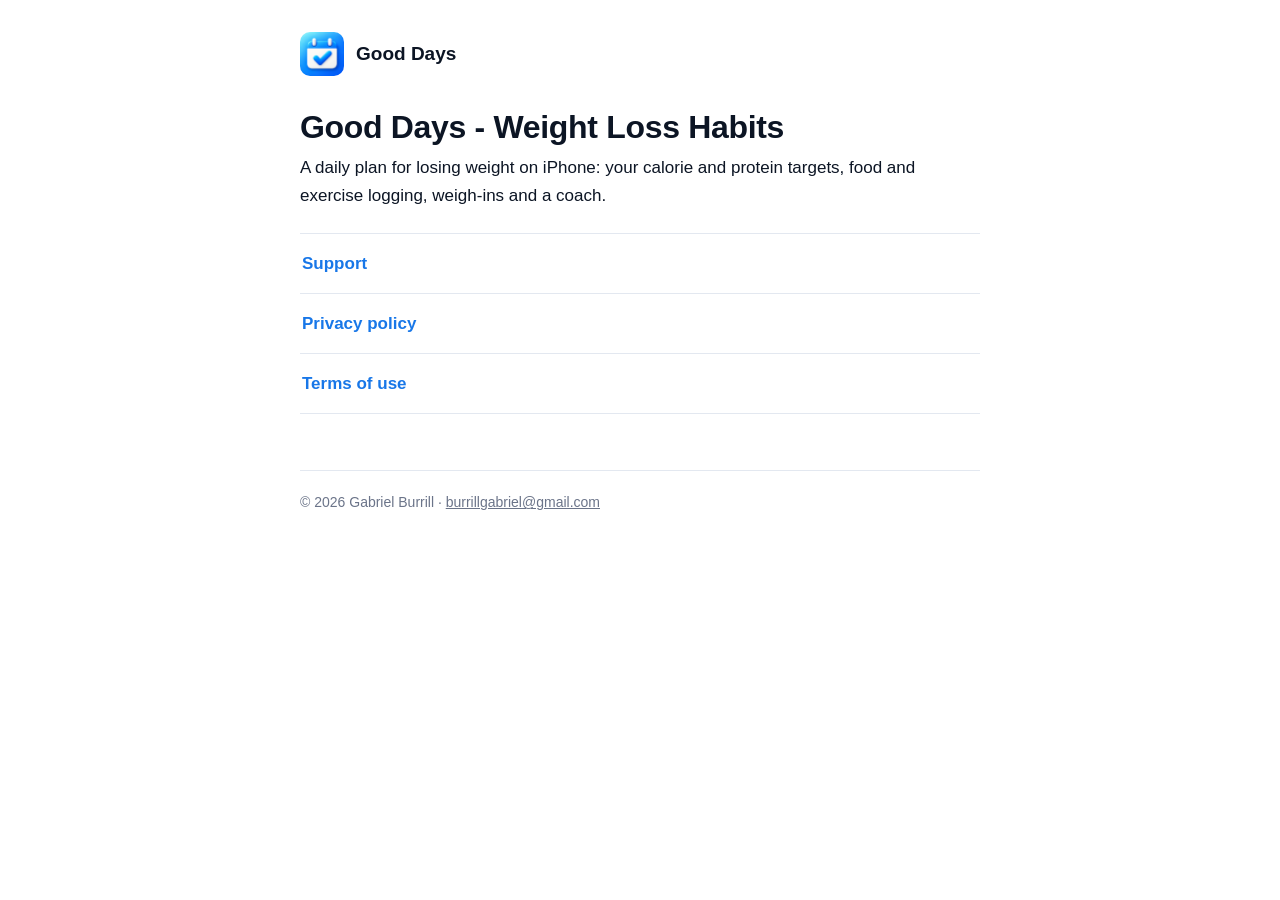
<file: index.html>
<!doctype html>
<html lang="en-GB">
<head>
  <meta charset="utf-8">
  <meta name="viewport" content="width=device-width, initial-scale=1">
  <title>Good Days</title>
  <meta name="description" content="Good Days - Weight Loss Habits for iPhone: terms, privacy and support.">
  <link rel="icon" href="icon.png">
  <link rel="stylesheet" href="style.css">
</head>
<body>
<main>
  <header class="site">
    <img src="icon.png" alt="">
    <a href="./">Good Days</a>
  </header>

  <h1>Good Days - Weight Loss Habits</h1>
  <p>A daily plan for losing weight on iPhone: your calorie and protein targets, food and exercise logging, weigh-ins and a coach.</p>

  <ul class="links">
    <li><a href="support/">Support</a></li>
    <li><a href="privacy/">Privacy policy</a></li>
    <li><a href="terms/">Terms of use</a></li>
  </ul>

  <footer>
    &copy; 2026 Gabriel Burrill &middot; <a href="mailto:burrillgabriel@gmail.com">burrillgabriel@gmail.com</a>
  </footer>
</main>
</body>
</html>
</file>
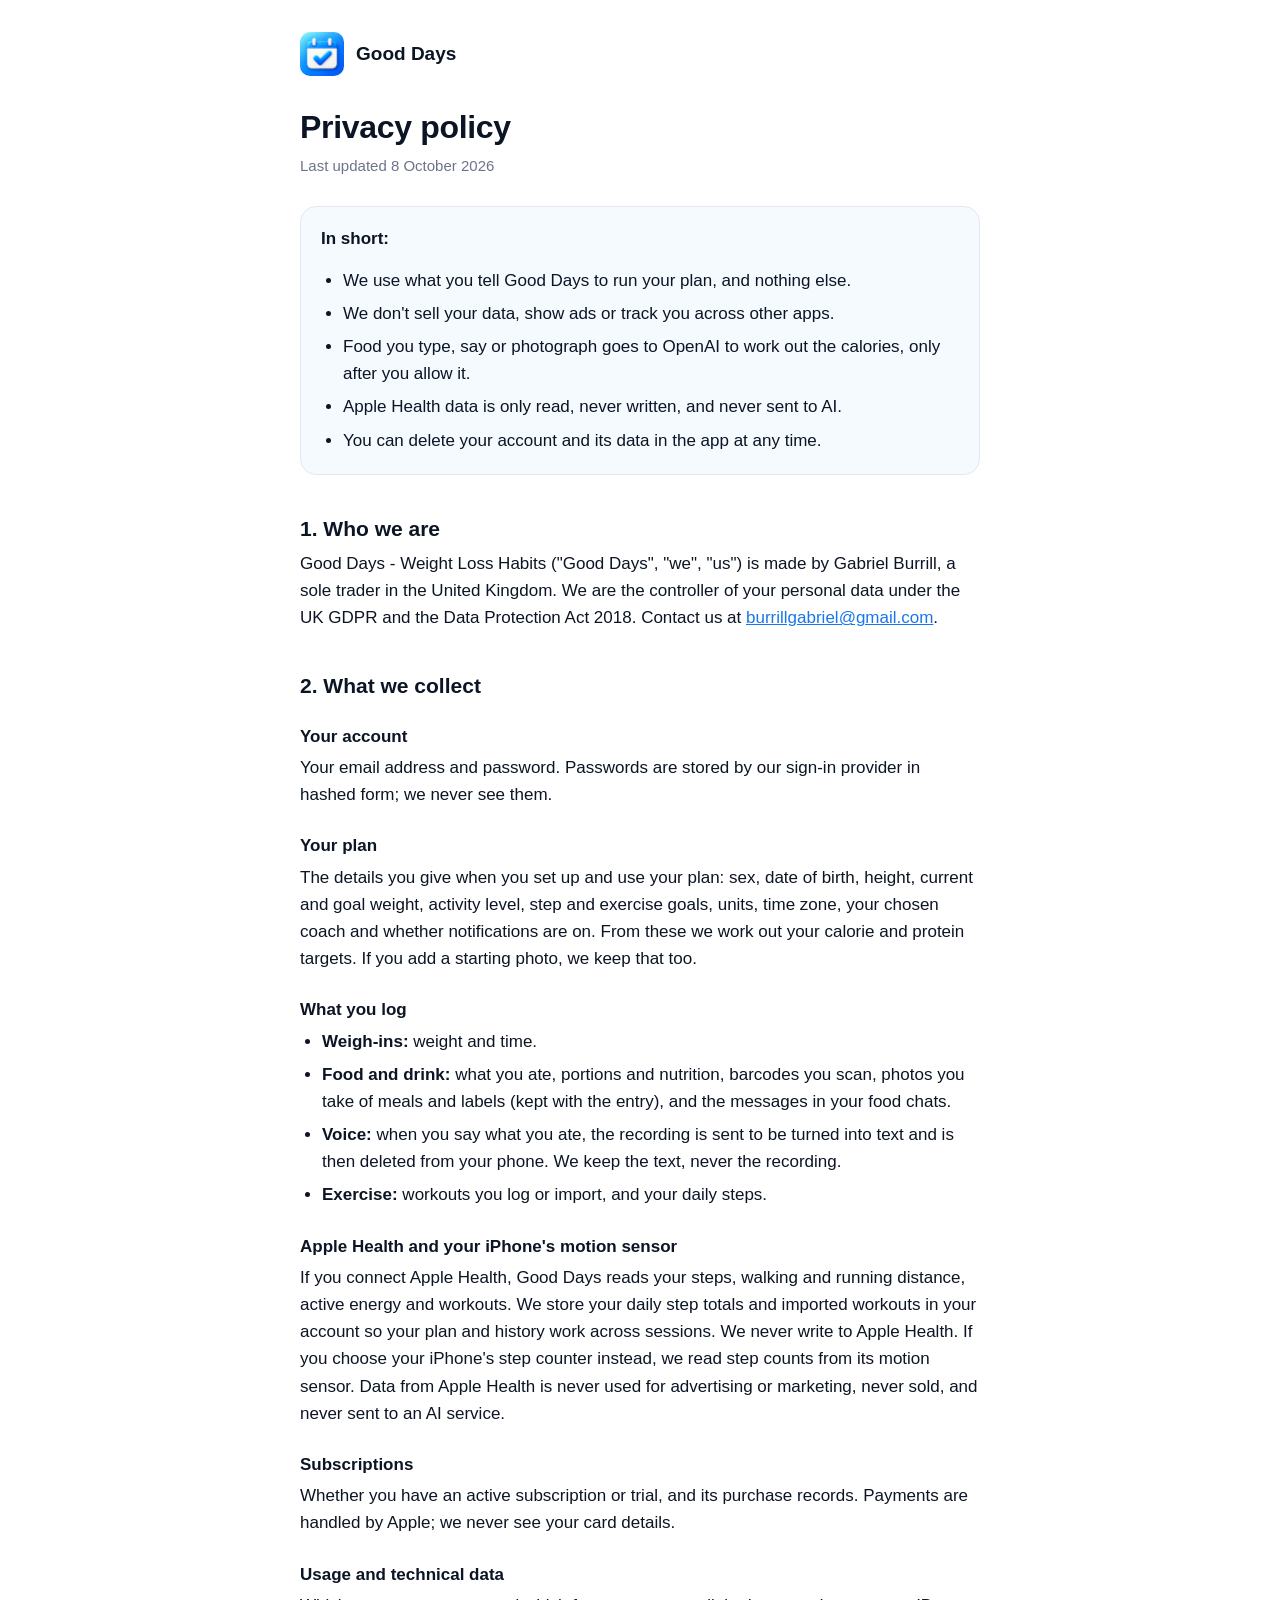
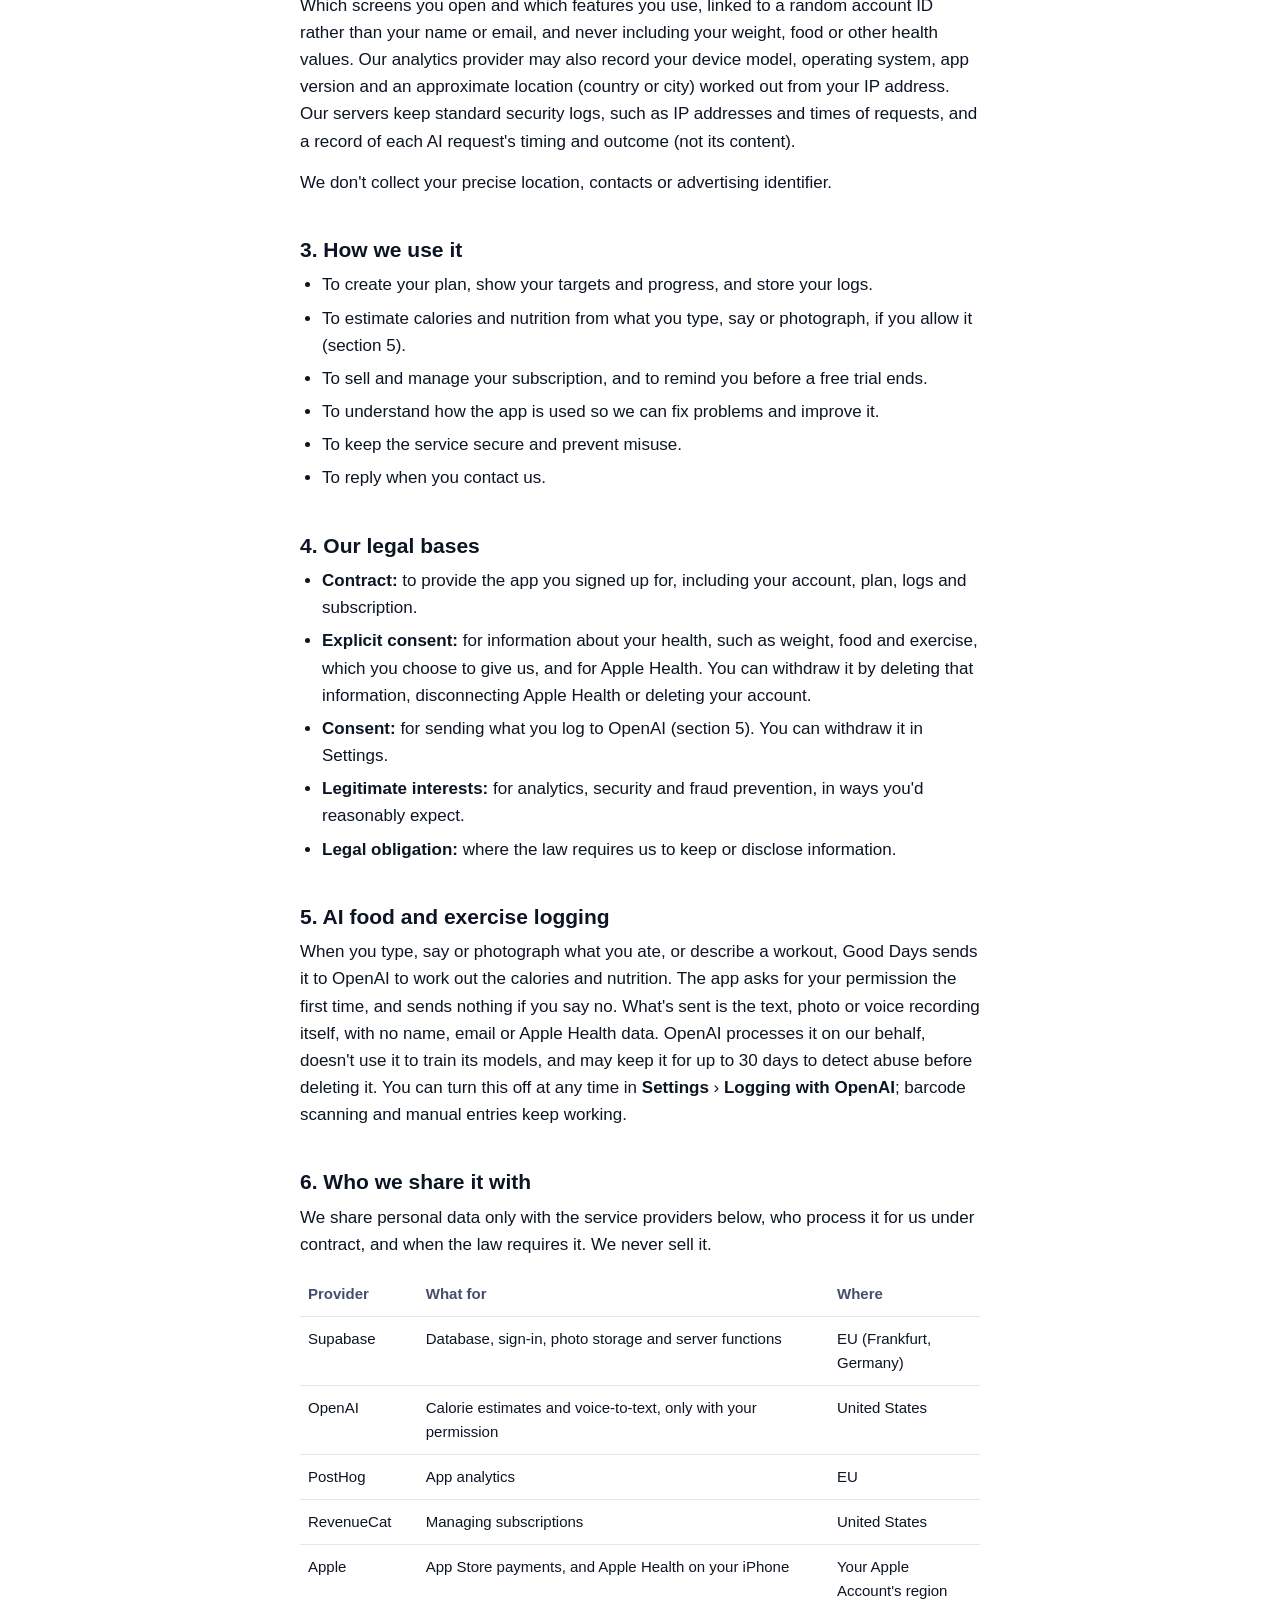
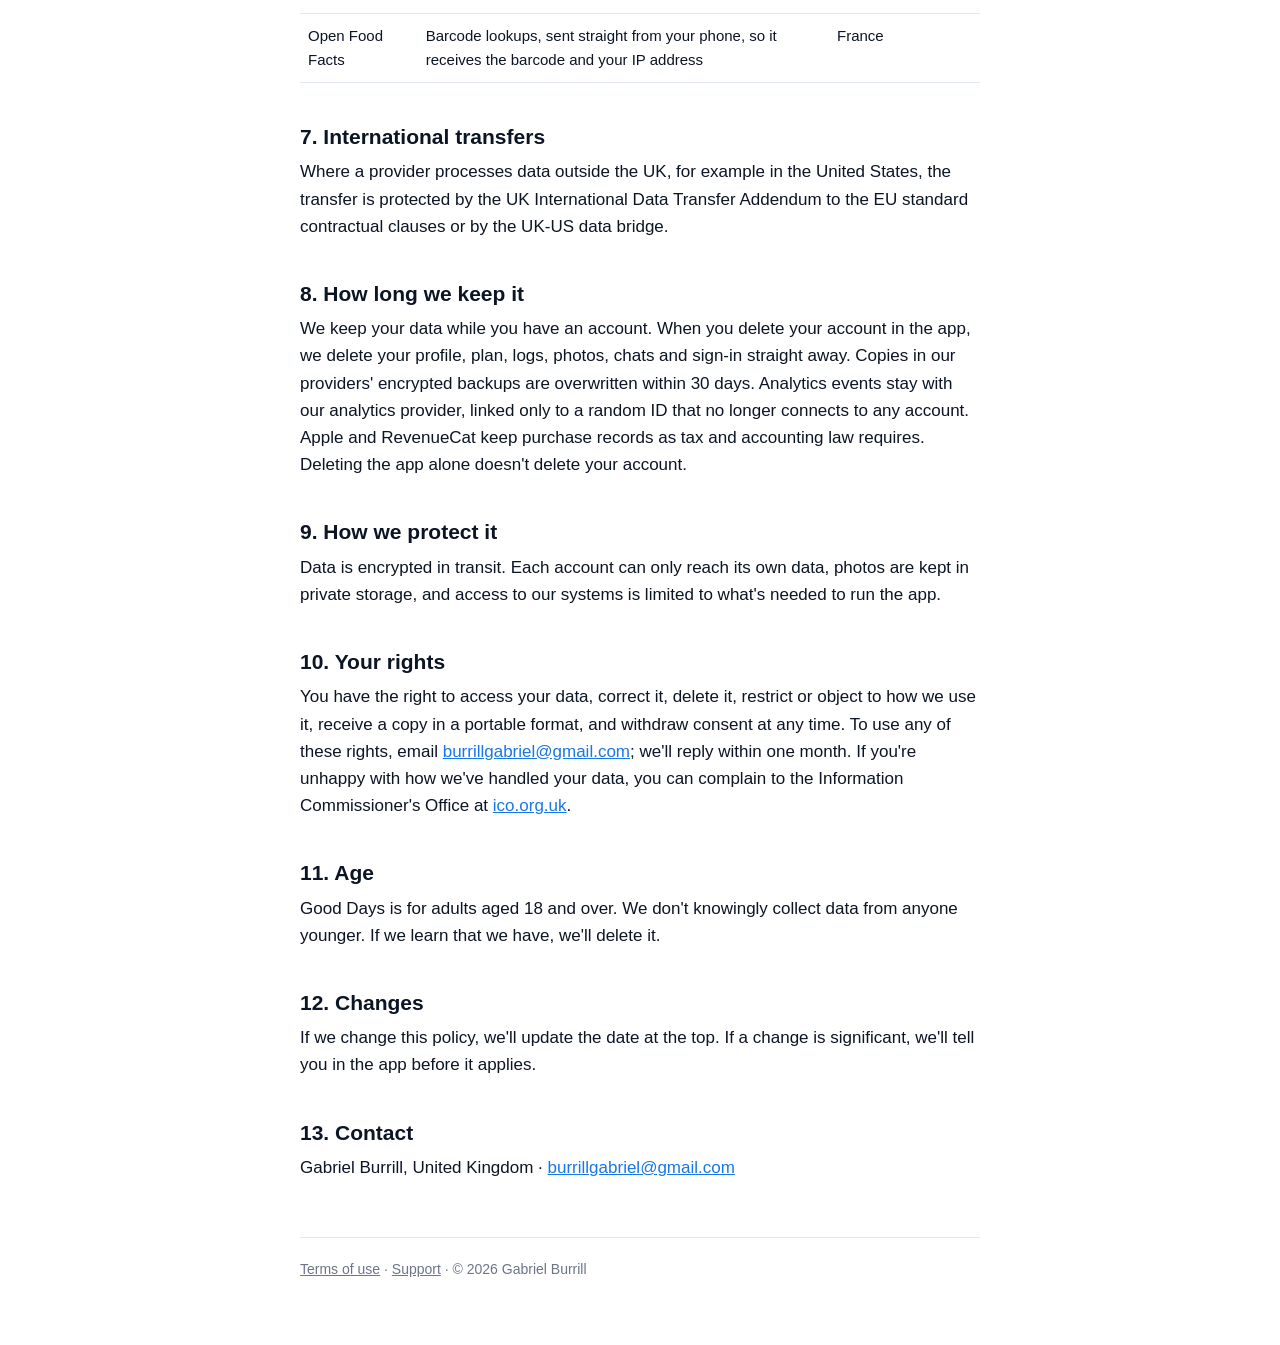
<file: privacy/index.html>
<!doctype html>
<html lang="en-GB">
<head>
  <meta charset="utf-8">
  <meta name="viewport" content="width=device-width, initial-scale=1">
  <title>Privacy policy · Good Days</title>
  <meta name="description" content="How Good Days - Weight Loss Habits collects, uses and protects your information.">
  <link rel="icon" href="../icon.png">
  <link rel="stylesheet" href="../style.css">
</head>
<body>
<main>
  <header class="site">
    <img src="../icon.png" alt="">
    <a href="../">Good Days</a>
  </header>

  <h1>Privacy policy</h1>
  <p class="updated">Last updated 8 October 2026</p>

  <div class="summary">
    <p><strong>In short:</strong></p>
    <ul>
      <li>We use what you tell Good Days to run your plan, and nothing else.</li>
      <li>We don't sell your data, show ads or track you across other apps.</li>
      <li>Food you type, say or photograph goes to OpenAI to work out the calories, only after you allow it.</li>
      <li>Apple Health data is only read, never written, and never sent to AI.</li>
      <li>You can delete your account and its data in the app at any time.</li>
    </ul>
  </div>

  <h2>1. Who we are</h2>
  <p>Good Days - Weight Loss Habits ("Good Days", "we", "us") is made by Gabriel Burrill, a sole trader in the United Kingdom. We are the controller of your personal data under the UK GDPR and the Data Protection Act 2018. Contact us at <a href="mailto:burrillgabriel@gmail.com">burrillgabriel@gmail.com</a>.</p>

  <h2>2. What we collect</h2>
  <h3>Your account</h3>
  <p>Your email address and password. Passwords are stored by our sign-in provider in hashed form; we never see them.</p>
  <h3>Your plan</h3>
  <p>The details you give when you set up and use your plan: sex, date of birth, height, current and goal weight, activity level, step and exercise goals, units, time zone, your chosen coach and whether notifications are on. From these we work out your calorie and protein targets. If you add a starting photo, we keep that too.</p>
  <h3>What you log</h3>
  <ul>
    <li><strong>Weigh-ins:</strong> weight and time.</li>
    <li><strong>Food and drink:</strong> what you ate, portions and nutrition, barcodes you scan, photos you take of meals and labels (kept with the entry), and the messages in your food chats.</li>
    <li><strong>Voice:</strong> when you say what you ate, the recording is sent to be turned into text and is then deleted from your phone. We keep the text, never the recording.</li>
    <li><strong>Exercise:</strong> workouts you log or import, and your daily steps.</li>
  </ul>
  <h3>Apple Health and your iPhone's motion sensor</h3>
  <p>If you connect Apple Health, Good Days reads your steps, walking and running distance, active energy and workouts. We store your daily step totals and imported workouts in your account so your plan and history work across sessions. We never write to Apple Health. If you choose your iPhone's step counter instead, we read step counts from its motion sensor. Data from Apple Health is never used for advertising or marketing, never sold, and never sent to an AI service.</p>
  <h3>Subscriptions</h3>
  <p>Whether you have an active subscription or trial, and its purchase records. Payments are handled by Apple; we never see your card details.</p>
  <h3>Usage and technical data</h3>
  <p>Which screens you open and which features you use, linked to a random account ID rather than your name or email, and never including your weight, food or other health values. Our analytics provider may also record your device model, operating system, app version and an approximate location (country or city) worked out from your IP address. Our servers keep standard security logs, such as IP addresses and times of requests, and a record of each AI request's timing and outcome (not its content).</p>
  <p>We don't collect your precise location, contacts or advertising identifier.</p>

  <h2>3. How we use it</h2>
  <ul>
    <li>To create your plan, show your targets and progress, and store your logs.</li>
    <li>To estimate calories and nutrition from what you type, say or photograph, if you allow it (section 5).</li>
    <li>To sell and manage your subscription, and to remind you before a free trial ends.</li>
    <li>To understand how the app is used so we can fix problems and improve it.</li>
    <li>To keep the service secure and prevent misuse.</li>
    <li>To reply when you contact us.</li>
  </ul>

  <h2>4. Our legal bases</h2>
  <ul>
    <li><strong>Contract:</strong> to provide the app you signed up for, including your account, plan, logs and subscription.</li>
    <li><strong>Explicit consent:</strong> for information about your health, such as weight, food and exercise, which you choose to give us, and for Apple Health. You can withdraw it by deleting that information, disconnecting Apple Health or deleting your account.</li>
    <li><strong>Consent:</strong> for sending what you log to OpenAI (section 5). You can withdraw it in Settings.</li>
    <li><strong>Legitimate interests:</strong> for analytics, security and fraud prevention, in ways you'd reasonably expect.</li>
    <li><strong>Legal obligation:</strong> where the law requires us to keep or disclose information.</li>
  </ul>

  <h2>5. AI food and exercise logging</h2>
  <p>When you type, say or photograph what you ate, or describe a workout, Good Days sends it to OpenAI to work out the calories and nutrition. The app asks for your permission the first time, and sends nothing if you say no. What's sent is the text, photo or voice recording itself, with no name, email or Apple Health data. OpenAI processes it on our behalf, doesn't use it to train its models, and may keep it for up to 30 days to detect abuse before deleting it. You can turn this off at any time in <strong>Settings</strong> › <strong>Logging with OpenAI</strong>; barcode scanning and manual entries keep working.</p>

  <h2>6. Who we share it with</h2>
  <p>We share personal data only with the service providers below, who process it for us under contract, and when the law requires it. We never sell it.</p>
  <table>
    <thead><tr><th>Provider</th><th>What for</th><th>Where</th></tr></thead>
    <tbody>
      <tr><td>Supabase</td><td>Database, sign-in, photo storage and server functions</td><td>EU (Frankfurt, Germany)</td></tr>
      <tr><td>OpenAI</td><td>Calorie estimates and voice-to-text, only with your permission</td><td>United States</td></tr>
      <tr><td>PostHog</td><td>App analytics</td><td>EU</td></tr>
      <tr><td>RevenueCat</td><td>Managing subscriptions</td><td>United States</td></tr>
      <tr><td>Apple</td><td>App Store payments, and Apple Health on your iPhone</td><td>Your Apple Account's region</td></tr>
      <tr><td>Open Food Facts</td><td>Barcode lookups, sent straight from your phone, so it receives the barcode and your IP address</td><td>France</td></tr>
    </tbody>
  </table>

  <h2>7. International transfers</h2>
  <p>Where a provider processes data outside the UK, for example in the United States, the transfer is protected by the UK International Data Transfer Addendum to the EU standard contractual clauses or by the UK-US data bridge.</p>

  <h2>8. How long we keep it</h2>
  <p>We keep your data while you have an account. When you delete your account in the app, we delete your profile, plan, logs, photos, chats and sign-in straight away. Copies in our providers' encrypted backups are overwritten within 30 days. Analytics events stay with our analytics provider, linked only to a random ID that no longer connects to any account. Apple and RevenueCat keep purchase records as tax and accounting law requires. Deleting the app alone doesn't delete your account.</p>

  <h2>9. How we protect it</h2>
  <p>Data is encrypted in transit. Each account can only reach its own data, photos are kept in private storage, and access to our systems is limited to what's needed to run the app.</p>

  <h2>10. Your rights</h2>
  <p>You have the right to access your data, correct it, delete it, restrict or object to how we use it, receive a copy in a portable format, and withdraw consent at any time. To use any of these rights, email <a href="mailto:burrillgabriel@gmail.com">burrillgabriel@gmail.com</a>; we'll reply within one month. If you're unhappy with how we've handled your data, you can complain to the Information Commissioner's Office at <a href="https://ico.org.uk">ico.org.uk</a>.</p>

  <h2>11. Age</h2>
  <p>Good Days is for adults aged 18 and over. We don't knowingly collect data from anyone younger. If we learn that we have, we'll delete it.</p>

  <h2>12. Changes</h2>
  <p>If we change this policy, we'll update the date at the top. If a change is significant, we'll tell you in the app before it applies.</p>

  <h2>13. Contact</h2>
  <p>Gabriel Burrill, United Kingdom &middot; <a href="mailto:burrillgabriel@gmail.com">burrillgabriel@gmail.com</a></p>

  <footer>
    <a href="../terms/">Terms of use</a> &middot; <a href="../support/">Support</a> &middot; &copy; 2026 Gabriel Burrill
  </footer>
</main>
</body>
</html>
</file>
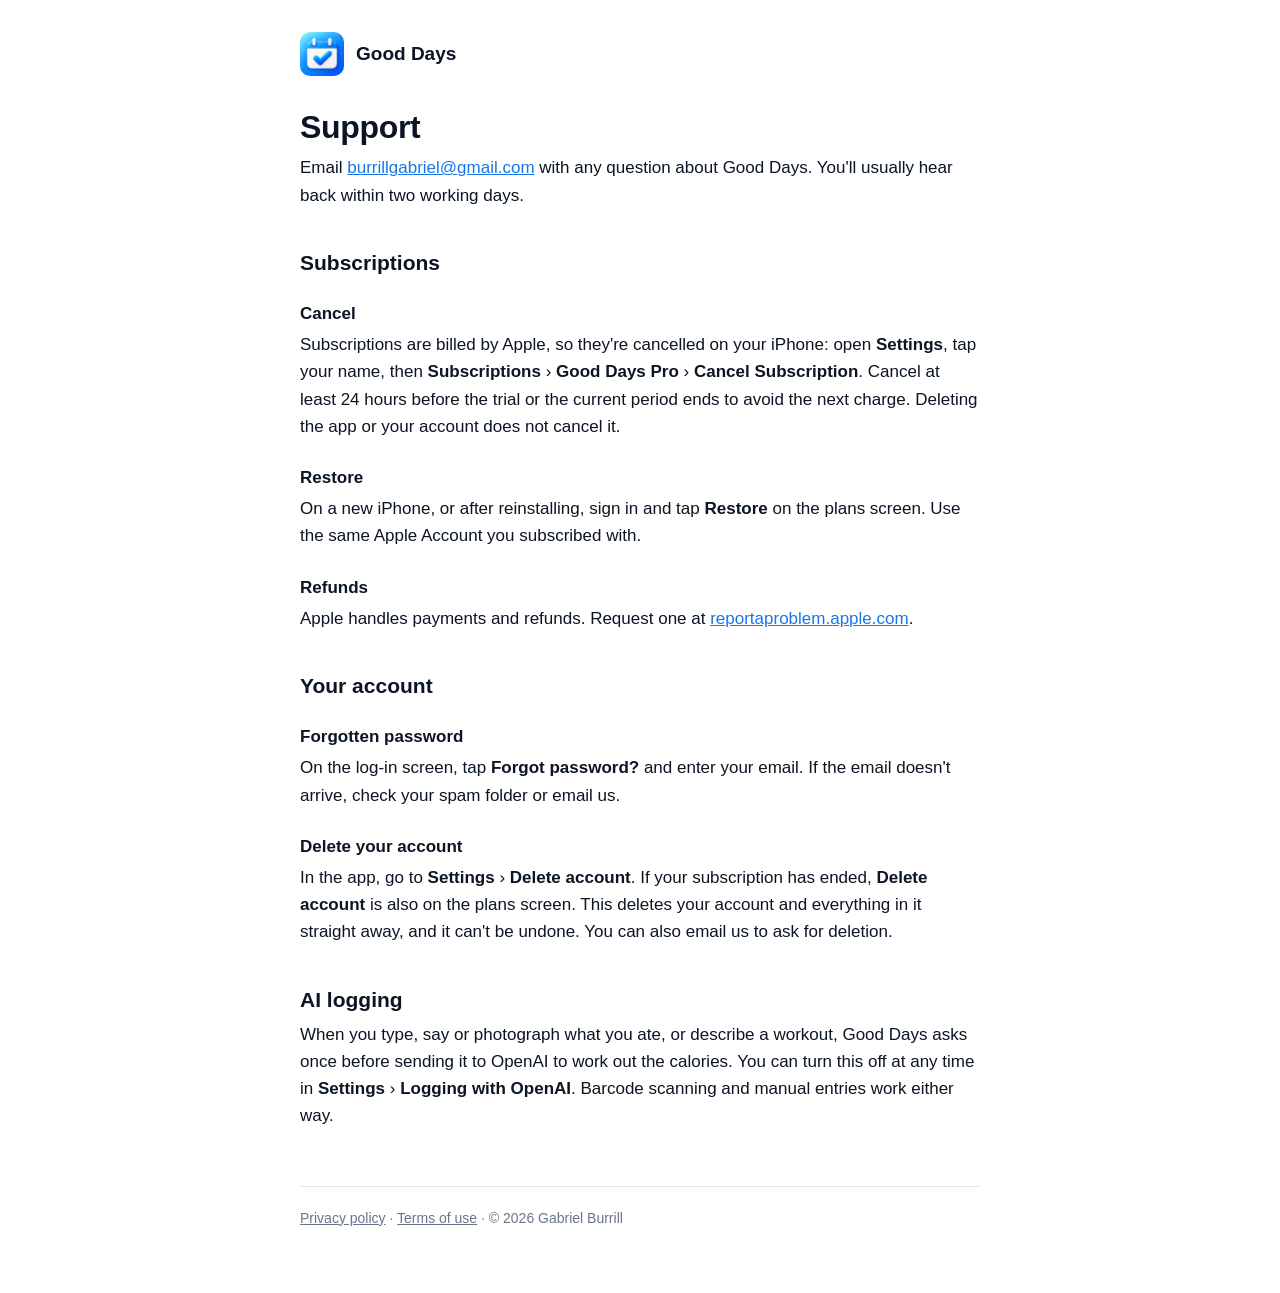
<file: support/index.html>
<!doctype html>
<html lang="en-GB">
<head>
  <meta charset="utf-8">
  <meta name="viewport" content="width=device-width, initial-scale=1">
  <title>Support · Good Days</title>
  <meta name="description" content="Help with Good Days - Weight Loss Habits: contact, subscriptions, passwords and deleting your account.">
  <link rel="icon" href="../icon.png">
  <link rel="stylesheet" href="../style.css">
</head>
<body>
<main>
  <header class="site">
    <img src="../icon.png" alt="">
    <a href="../">Good Days</a>
  </header>

  <h1>Support</h1>
  <p>Email <a href="mailto:burrillgabriel@gmail.com">burrillgabriel@gmail.com</a> with any question about Good Days. You'll usually hear back within two working days.</p>

  <h2>Subscriptions</h2>
  <h3>Cancel</h3>
  <p>Subscriptions are billed by Apple, so they're cancelled on your iPhone: open <strong>Settings</strong>, tap your name, then <strong>Subscriptions</strong> › <strong>Good Days Pro</strong> › <strong>Cancel Subscription</strong>. Cancel at least 24 hours before the trial or the current period ends to avoid the next charge. Deleting the app or your account does not cancel it.</p>
  <h3>Restore</h3>
  <p>On a new iPhone, or after reinstalling, sign in and tap <strong>Restore</strong> on the plans screen. Use the same Apple Account you subscribed with.</p>
  <h3>Refunds</h3>
  <p>Apple handles payments and refunds. Request one at <a href="https://reportaproblem.apple.com">reportaproblem.apple.com</a>.</p>

  <h2>Your account</h2>
  <h3>Forgotten password</h3>
  <p>On the log-in screen, tap <strong>Forgot password?</strong> and enter your email. If the email doesn't arrive, check your spam folder or email us.</p>
  <h3>Delete your account</h3>
  <p>In the app, go to <strong>Settings</strong> › <strong>Delete account</strong>. If your subscription has ended, <strong>Delete account</strong> is also on the plans screen. This deletes your account and everything in it straight away, and it can't be undone. You can also email us to ask for deletion.</p>

  <h2>AI logging</h2>
  <p>When you type, say or photograph what you ate, or describe a workout, Good Days asks once before sending it to OpenAI to work out the calories. You can turn this off at any time in <strong>Settings</strong> › <strong>Logging with OpenAI</strong>. Barcode scanning and manual entries work either way.</p>

  <footer>
    <a href="../privacy/">Privacy policy</a> &middot; <a href="../terms/">Terms of use</a> &middot; &copy; 2026 Gabriel Burrill
  </footer>
</main>
</body>
</html>
</file>
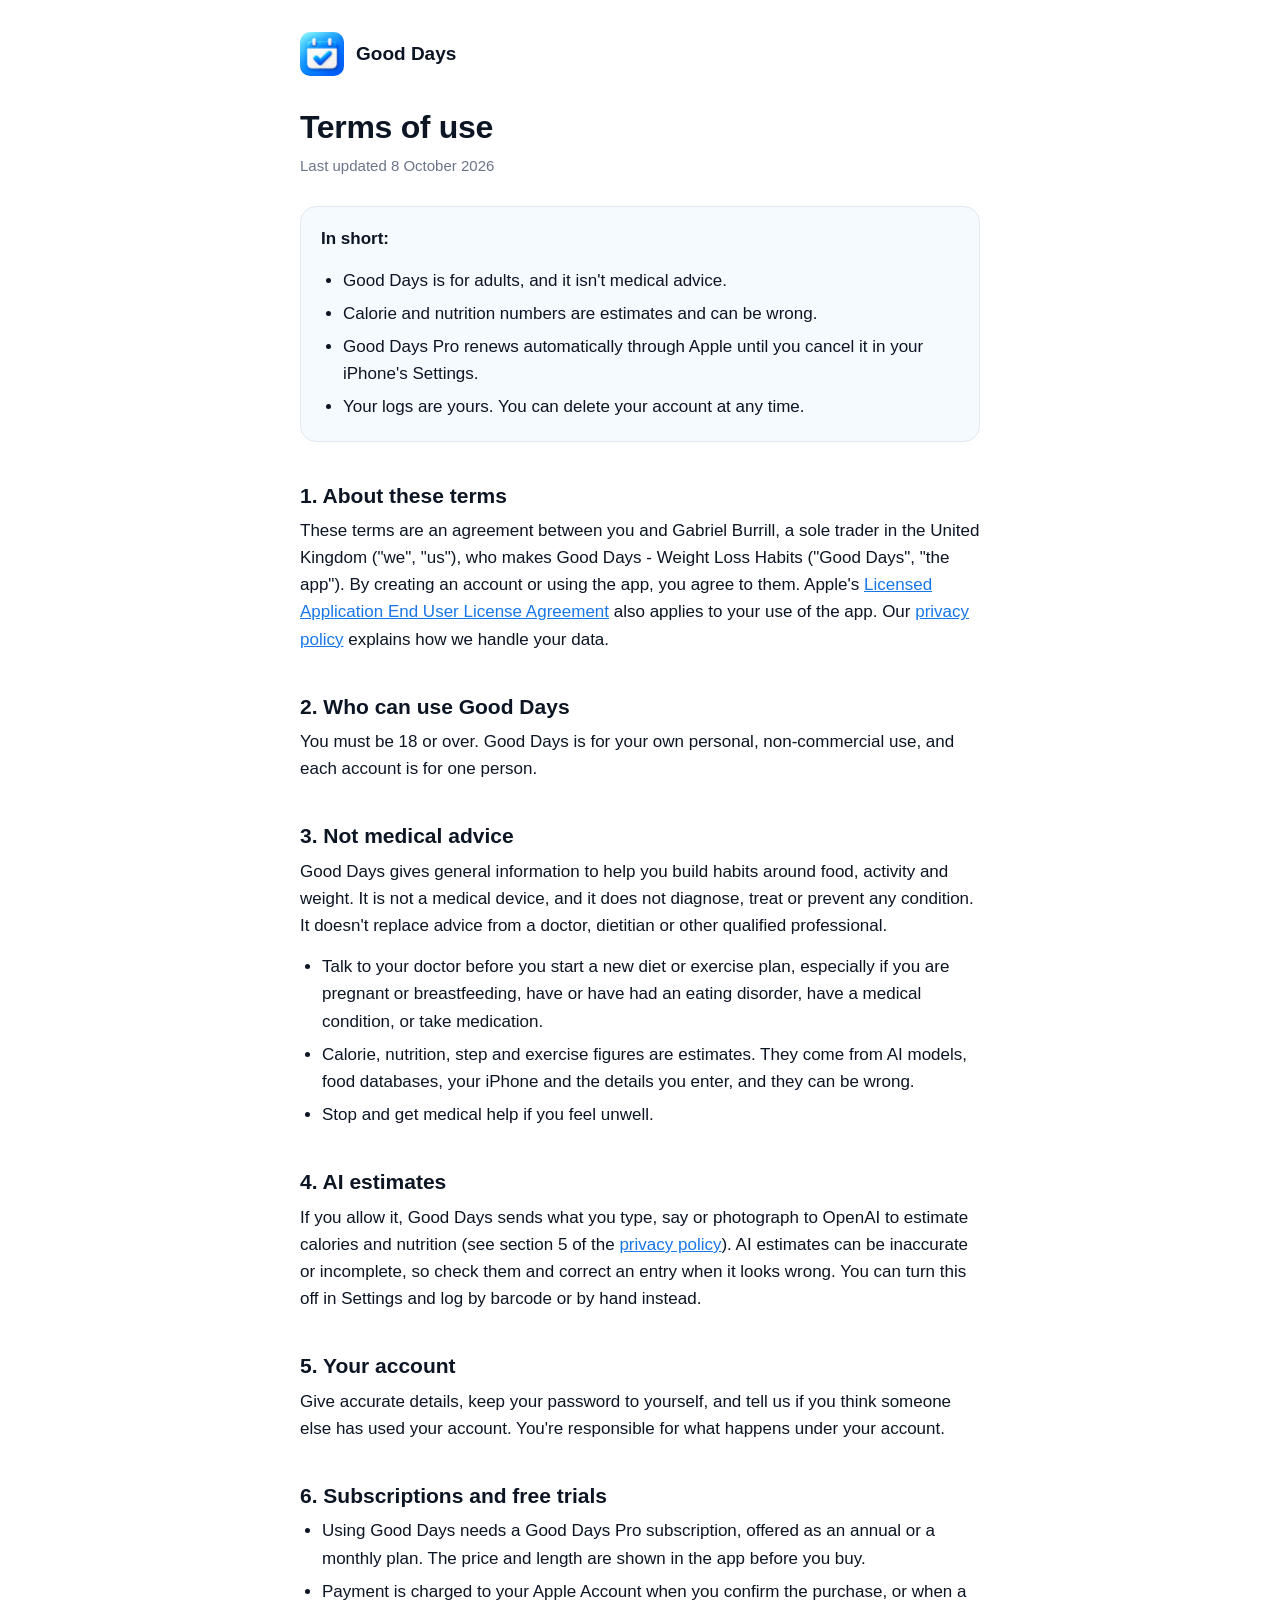
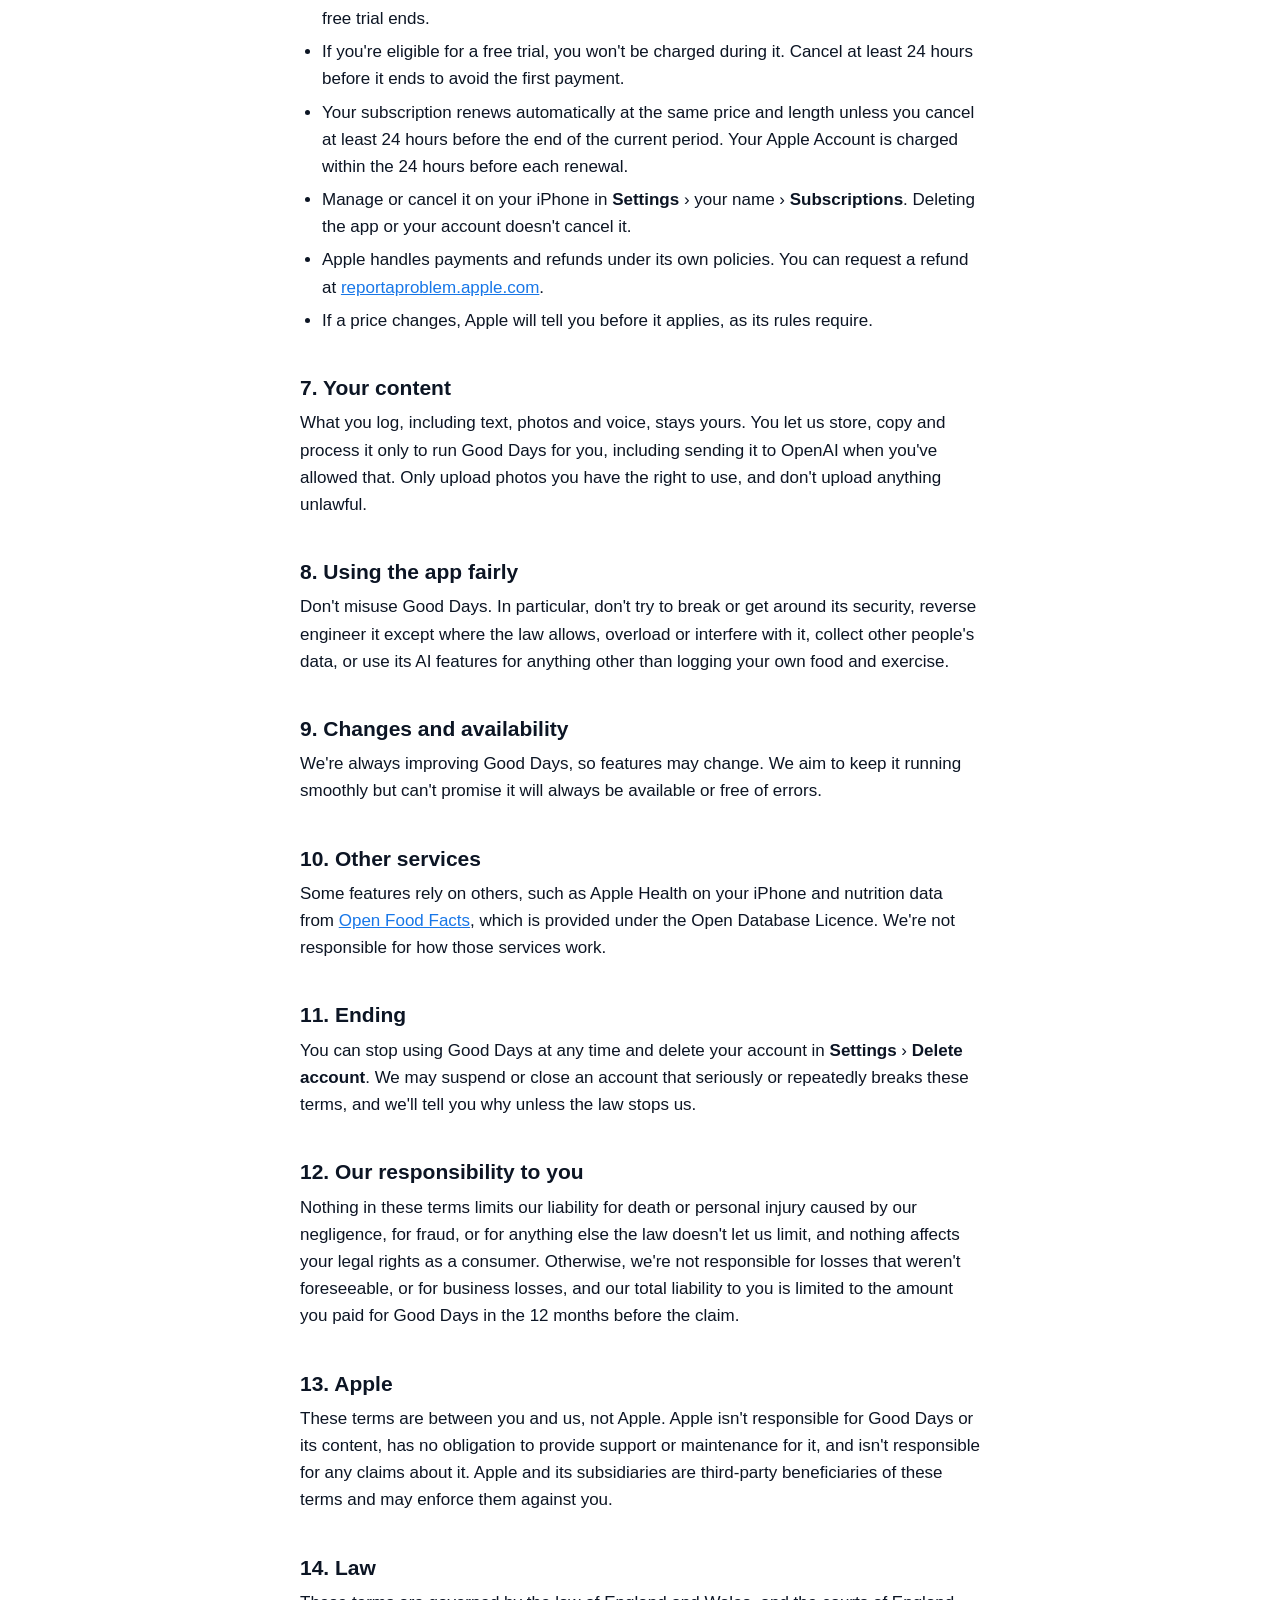
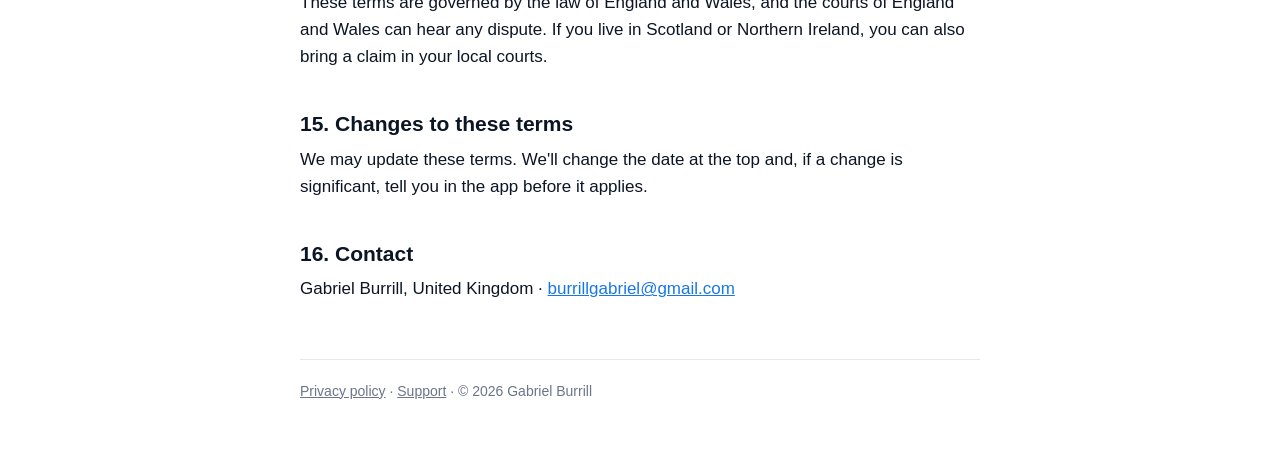
<file: terms/index.html>
<!doctype html>
<html lang="en-GB">
<head>
  <meta charset="utf-8">
  <meta name="viewport" content="width=device-width, initial-scale=1">
  <title>Terms of use · Good Days</title>
  <meta name="description" content="The terms for using Good Days - Weight Loss Habits, including subscriptions and health information.">
  <link rel="icon" href="../icon.png">
  <link rel="stylesheet" href="../style.css">
</head>
<body>
<main>
  <header class="site">
    <img src="../icon.png" alt="">
    <a href="../">Good Days</a>
  </header>

  <h1>Terms of use</h1>
  <p class="updated">Last updated 8 October 2026</p>

  <div class="summary">
    <p><strong>In short:</strong></p>
    <ul>
      <li>Good Days is for adults, and it isn't medical advice.</li>
      <li>Calorie and nutrition numbers are estimates and can be wrong.</li>
      <li>Good Days Pro renews automatically through Apple until you cancel it in your iPhone's Settings.</li>
      <li>Your logs are yours. You can delete your account at any time.</li>
    </ul>
  </div>

  <h2>1. About these terms</h2>
  <p>These terms are an agreement between you and Gabriel Burrill, a sole trader in the United Kingdom ("we", "us"), who makes Good Days - Weight Loss Habits ("Good Days", "the app"). By creating an account or using the app, you agree to them. Apple's <a href="https://www.apple.com/legal/internet-services/itunes/dev/stdeula/">Licensed Application End User License Agreement</a> also applies to your use of the app. Our <a href="../privacy/">privacy policy</a> explains how we handle your data.</p>

  <h2>2. Who can use Good Days</h2>
  <p>You must be 18 or over. Good Days is for your own personal, non-commercial use, and each account is for one person.</p>

  <h2>3. Not medical advice</h2>
  <p>Good Days gives general information to help you build habits around food, activity and weight. It is not a medical device, and it does not diagnose, treat or prevent any condition. It doesn't replace advice from a doctor, dietitian or other qualified professional.</p>
  <ul>
    <li>Talk to your doctor before you start a new diet or exercise plan, especially if you are pregnant or breastfeeding, have or have had an eating disorder, have a medical condition, or take medication.</li>
    <li>Calorie, nutrition, step and exercise figures are estimates. They come from AI models, food databases, your iPhone and the details you enter, and they can be wrong.</li>
    <li>Stop and get medical help if you feel unwell.</li>
  </ul>

  <h2>4. AI estimates</h2>
  <p>If you allow it, Good Days sends what you type, say or photograph to OpenAI to estimate calories and nutrition (see section 5 of the <a href="../privacy/">privacy policy</a>). AI estimates can be inaccurate or incomplete, so check them and correct an entry when it looks wrong. You can turn this off in Settings and log by barcode or by hand instead.</p>

  <h2>5. Your account</h2>
  <p>Give accurate details, keep your password to yourself, and tell us if you think someone else has used your account. You're responsible for what happens under your account.</p>

  <h2>6. Subscriptions and free trials</h2>
  <ul>
    <li>Using Good Days needs a Good Days Pro subscription, offered as an annual or a monthly plan. The price and length are shown in the app before you buy.</li>
    <li>Payment is charged to your Apple Account when you confirm the purchase, or when a free trial ends.</li>
    <li>If you're eligible for a free trial, you won't be charged during it. Cancel at least 24 hours before it ends to avoid the first payment.</li>
    <li>Your subscription renews automatically at the same price and length unless you cancel at least 24 hours before the end of the current period. Your Apple Account is charged within the 24 hours before each renewal.</li>
    <li>Manage or cancel it on your iPhone in <strong>Settings</strong> › your name › <strong>Subscriptions</strong>. Deleting the app or your account doesn't cancel it.</li>
    <li>Apple handles payments and refunds under its own policies. You can request a refund at <a href="https://reportaproblem.apple.com">reportaproblem.apple.com</a>.</li>
    <li>If a price changes, Apple will tell you before it applies, as its rules require.</li>
  </ul>

  <h2>7. Your content</h2>
  <p>What you log, including text, photos and voice, stays yours. You let us store, copy and process it only to run Good Days for you, including sending it to OpenAI when you've allowed that. Only upload photos you have the right to use, and don't upload anything unlawful.</p>

  <h2>8. Using the app fairly</h2>
  <p>Don't misuse Good Days. In particular, don't try to break or get around its security, reverse engineer it except where the law allows, overload or interfere with it, collect other people's data, or use its AI features for anything other than logging your own food and exercise.</p>

  <h2>9. Changes and availability</h2>
  <p>We're always improving Good Days, so features may change. We aim to keep it running smoothly but can't promise it will always be available or free of errors.</p>

  <h2>10. Other services</h2>
  <p>Some features rely on others, such as Apple Health on your iPhone and nutrition data from <a href="https://world.openfoodfacts.org">Open Food Facts</a>, which is provided under the Open Database Licence. We're not responsible for how those services work.</p>

  <h2>11. Ending</h2>
  <p>You can stop using Good Days at any time and delete your account in <strong>Settings</strong> › <strong>Delete account</strong>. We may suspend or close an account that seriously or repeatedly breaks these terms, and we'll tell you why unless the law stops us.</p>

  <h2>12. Our responsibility to you</h2>
  <p>Nothing in these terms limits our liability for death or personal injury caused by our negligence, for fraud, or for anything else the law doesn't let us limit, and nothing affects your legal rights as a consumer. Otherwise, we're not responsible for losses that weren't foreseeable, or for business losses, and our total liability to you is limited to the amount you paid for Good Days in the 12 months before the claim.</p>

  <h2>13. Apple</h2>
  <p>These terms are between you and us, not Apple. Apple isn't responsible for Good Days or its content, has no obligation to provide support or maintenance for it, and isn't responsible for any claims about it. Apple and its subsidiaries are third-party beneficiaries of these terms and may enforce them against you.</p>

  <h2>14. Law</h2>
  <p>These terms are governed by the law of England and Wales, and the courts of England and Wales can hear any dispute. If you live in Scotland or Northern Ireland, you can also bring a claim in your local courts.</p>

  <h2>15. Changes to these terms</h2>
  <p>We may update these terms. We'll change the date at the top and, if a change is significant, tell you in the app before it applies.</p>

  <h2>16. Contact</h2>
  <p>Gabriel Burrill, United Kingdom &middot; <a href="mailto:burrillgabriel@gmail.com">burrillgabriel@gmail.com</a></p>

  <footer>
    <a href="../privacy/">Privacy policy</a> &middot; <a href="../support/">Support</a> &middot; &copy; 2026 Gabriel Burrill
  </footer>
</main>
</body>
</html>
</file>
<file: style.css>
:root {
  --ink: #0c1524;
  --ink-2: #44506a;
  --ink-3: #6b7489;
  --bg: #ffffff;
  --bg-soft: #f5faff;
  --line: #e3e8f0;
  --brand: #1877e8;
  --brand-dark: #0b4fa0;
  color-scheme: light dark;
}

@media (prefers-color-scheme: dark) {
  :root {
    --ink: #eef2f8;
    --ink-2: #c3cad8;
    --ink-3: #98a1b3;
    --bg: #0c1524;
    --bg-soft: #13213a;
    --line: #24324d;
    --brand: #6eb0ff;
    --brand-dark: #a5cdff;
  }
}

* { box-sizing: border-box; }

html { -webkit-text-size-adjust: 100%; }

body {
  margin: 0;
  background: var(--bg);
  color: var(--ink);
  font: 17px/1.6 -apple-system, BlinkMacSystemFont, "Segoe UI", Roboto, Helvetica, Arial, sans-serif;
}

main {
  max-width: 720px;
  margin: 0 auto;
  padding: 32px 20px 64px;
}

header.site {
  display: flex;
  align-items: center;
  gap: 12px;
  margin-bottom: 32px;
}

header.site img { width: 44px; height: 44px; border-radius: 10px; }

header.site a {
  color: var(--ink);
  font-weight: 700;
  font-size: 19px;
  text-decoration: none;
}

h1 { font-size: 32px; line-height: 1.2; margin: 0 0 8px; letter-spacing: -0.01em; }
h2 { font-size: 21px; line-height: 1.3; margin: 40px 0 8px; }
h3 { font-size: 17px; margin: 24px 0 4px; }

p, ul { margin: 0 0 14px; }
ul { padding-left: 22px; }
li { margin-bottom: 6px; }

a { color: var(--brand); }
a:hover { color: var(--brand-dark); }

.updated { color: var(--ink-3); font-size: 15px; margin-bottom: 28px; }

.summary {
  background: var(--bg-soft);
  border: 1px solid var(--line);
  border-radius: 16px;
  padding: 18px 20px 6px;
  margin: 0 0 8px;
}

.links { list-style: none; padding: 0; margin: 24px 0; }
.links li { margin: 0; border-top: 1px solid var(--line); }
.links li:last-child { border-bottom: 1px solid var(--line); }
.links a { display: block; padding: 16px 2px; font-weight: 600; text-decoration: none; }

table { width: 100%; border-collapse: collapse; margin: 8px 0 18px; font-size: 15px; }
th, td { text-align: left; vertical-align: top; padding: 10px 8px; border-bottom: 1px solid var(--line); }
th { color: var(--ink-2); font-weight: 600; }

footer {
  margin-top: 56px;
  padding-top: 20px;
  border-top: 1px solid var(--line);
  color: var(--ink-3);
  font-size: 14px;
}

footer a { color: var(--ink-3); }

@media (max-width: 520px) {
  body { font-size: 16px; }
  h1 { font-size: 27px; }
  table, thead, tbody, tr, th, td { display: block; }
  thead { display: none; }
  tr { border-bottom: 1px solid var(--line); padding: 8px 0; }
  td { border: 0; padding: 2px 0; }
  td:first-child { font-weight: 600; }
}
</file>
